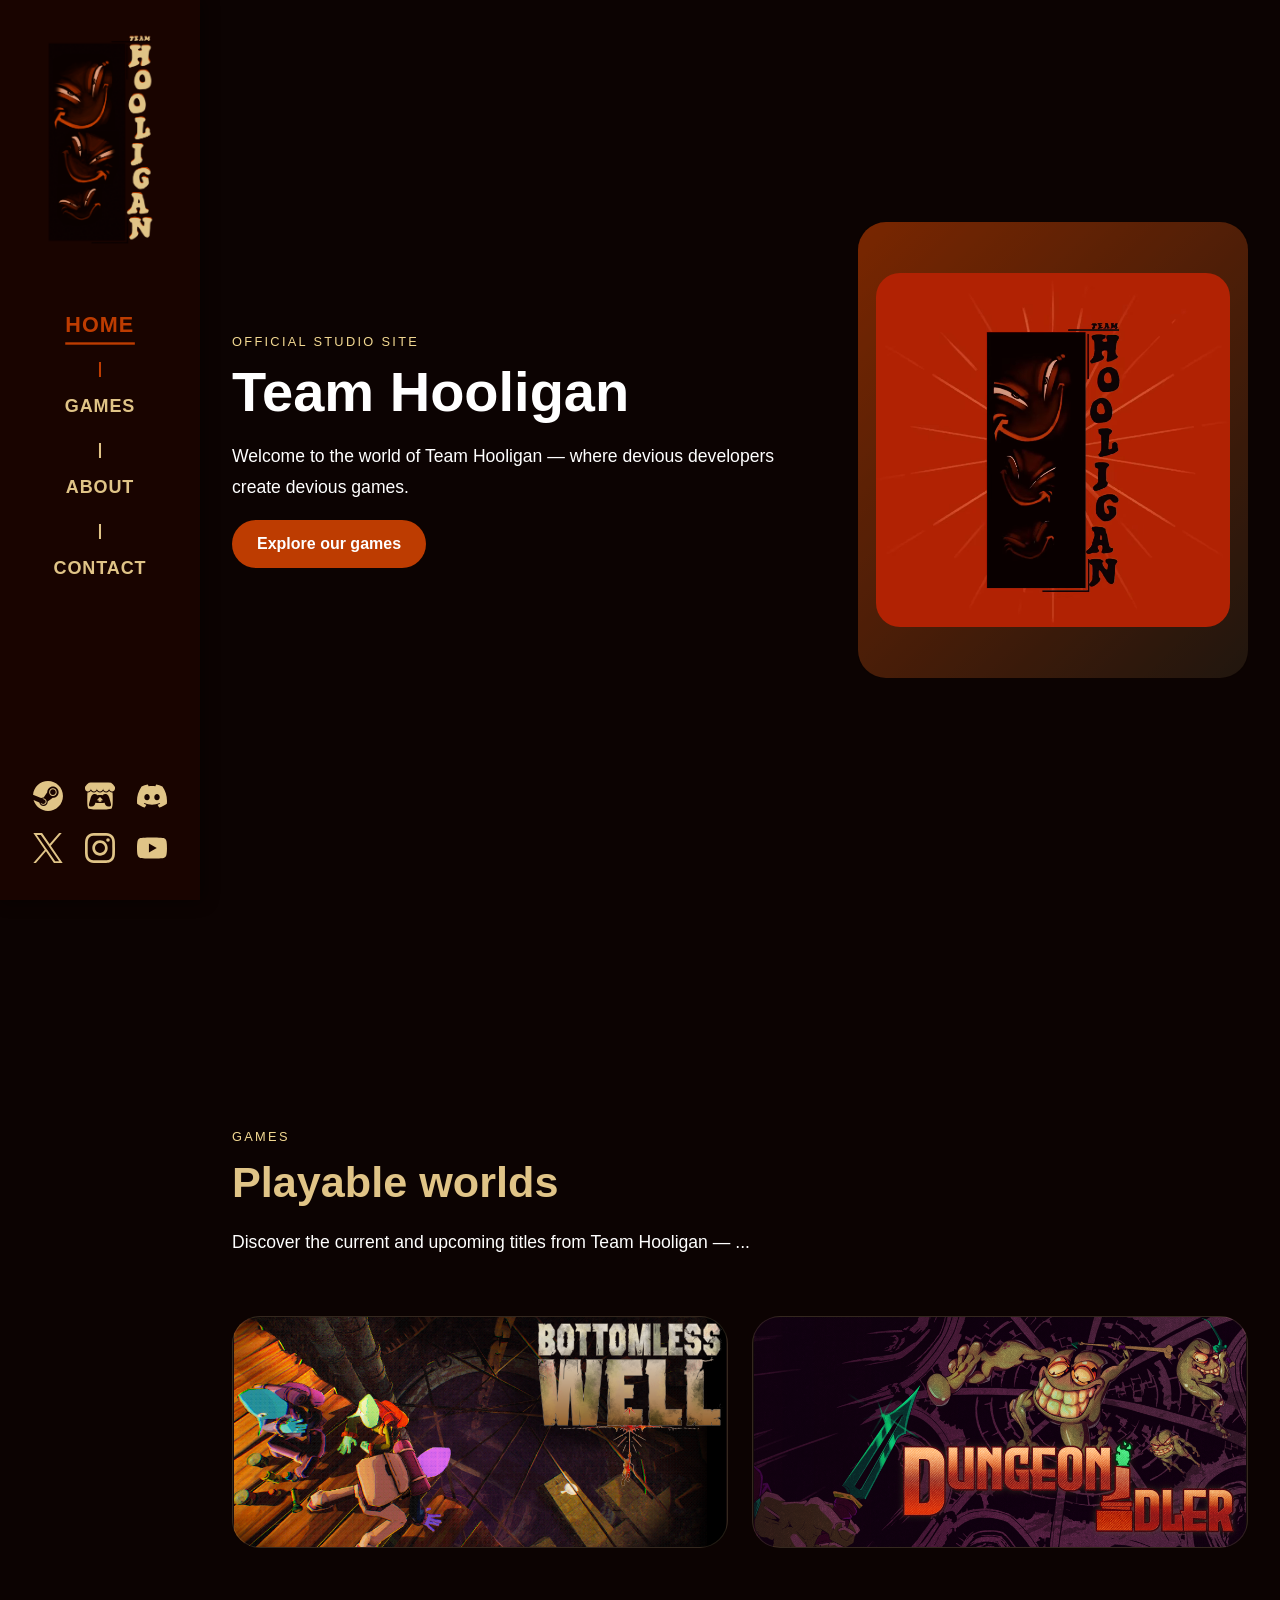
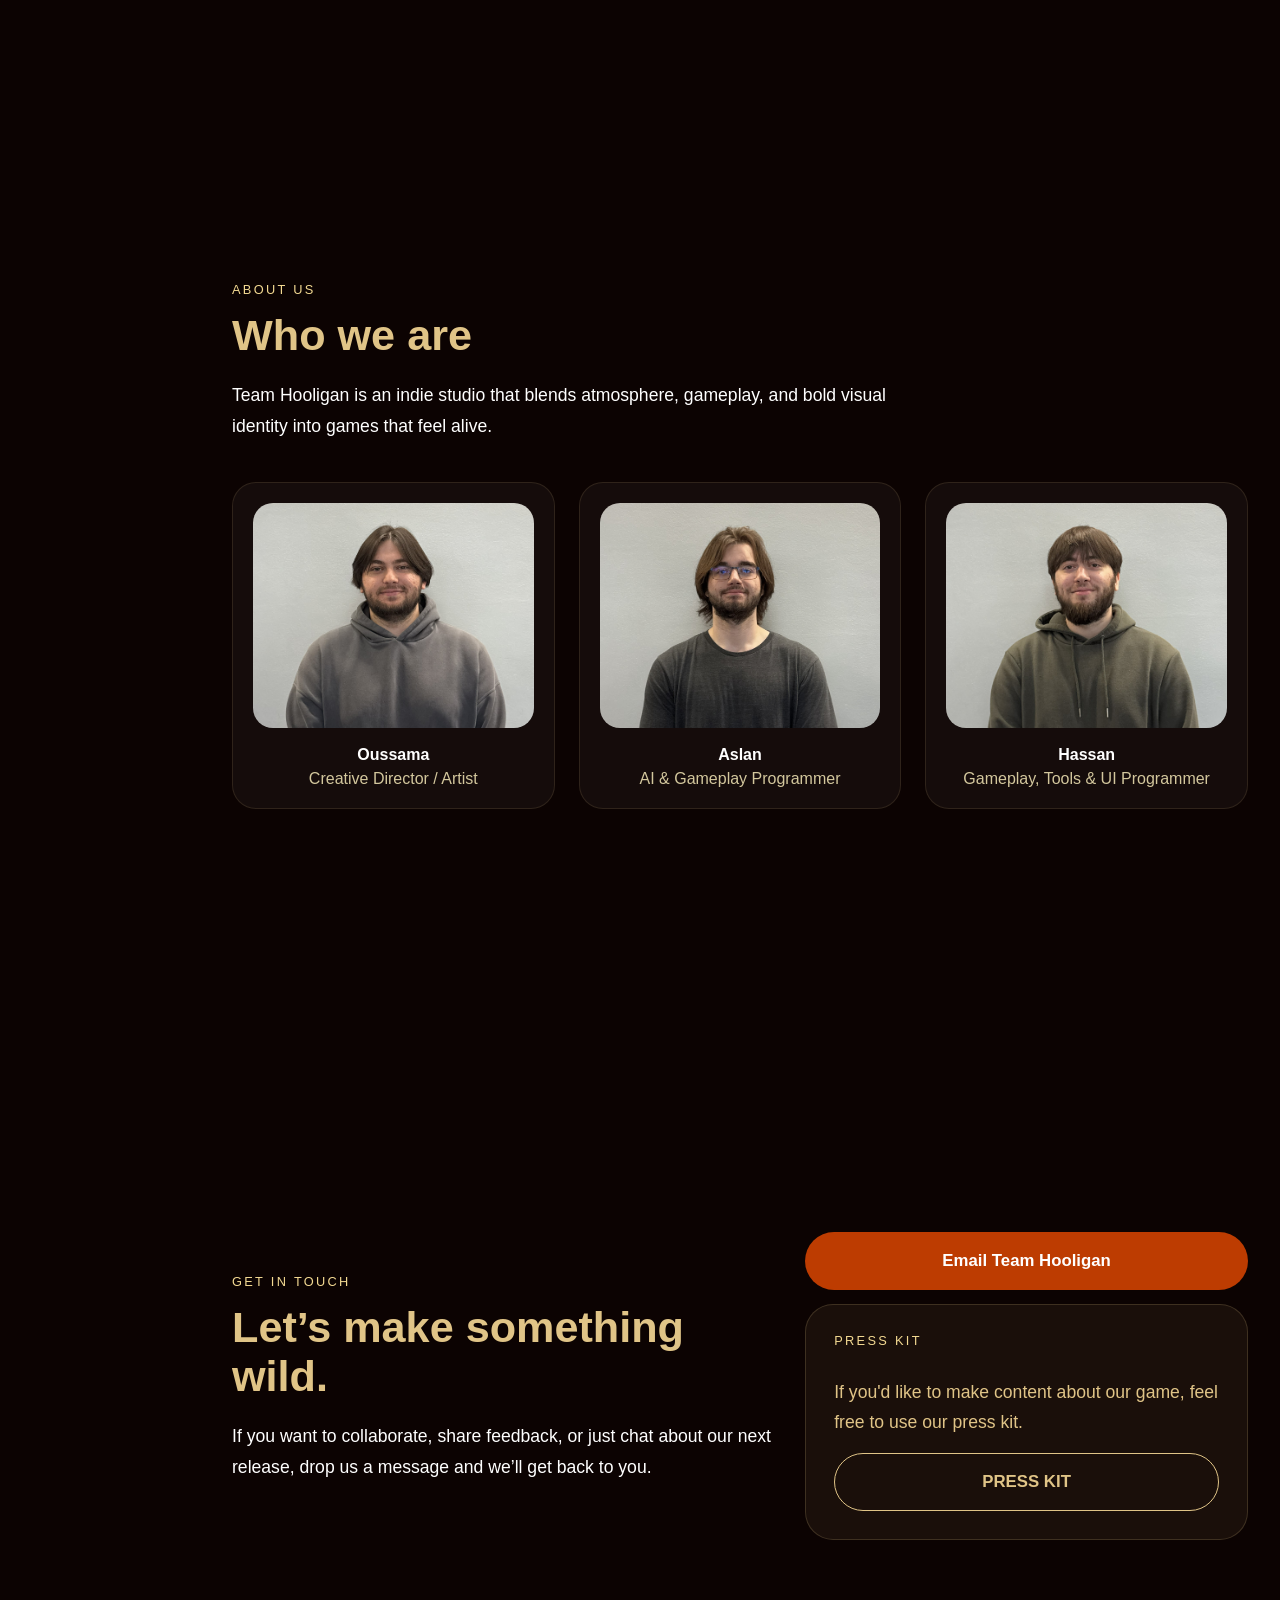
<file: index.html>
<!doctype html>
<html lang="en">
<head>
<meta charset="utf-8">
<meta name="viewport" content="width=device-width, initial-scale=1.0, viewport-fit=cover">
<meta name="description" content="Welcome to the world of Team Hooligan — where devious developers create devious games. Discover indie games like Dungeon Idler, and follow our latest releases.">
<meta name="author" content="Team Hooligan">
<meta name="robots" content="index, follow">
<meta name="application-name" content="Team Hooligan">
<link rel="canonical" href="https://teamhooligan.com/">
<link rel="manifest" href="manifest.webmanifest">
<link rel="icon" type="image/x-icon" href="favicon.ico">
<link rel="apple-touch-icon" href="Assets/Images/TeamHooligan_Logo.png">
<title>Team Hooligan | Devious Games by Devious Developers</title>

<meta property="og:type" content="website">
<meta property="og:url" content="https://teamhooligan.com/">
<meta property="og:title" content="Team Hooligan | Devious Games by Devious Developers">
<meta property="og:description" content="Welcome to the world of Team Hooligan — where devious developers create devious games. Discover indie games like Dungeon Idler, and follow our latest releases.">
<meta property="og:image" content="https://teamhooligan.com/Assets/Images/TeamHooligan_Logo.png">
<meta property="og:image:alt" content="Team Hooligan logo">
<meta property="og:site_name" content="Team Hooligan">

<meta name="twitter:card" content="summary_large_image">
<meta name="twitter:title" content="Team Hooligan | Devious Games by Devious Developers">
<meta name="twitter:description" content="Welcome to the world of Team Hooligan — where devious developers create devious games. Discover indie games like Dungeon Idler, and follow our latest releases.">
<meta name="twitter:image" content="https://teamhooligan.com/Assets/Images/TeamHooligan_Logo.png">
<meta name="twitter:image:alt" content="Team Hooligan logo">

<script type="application/ld+json">
{
	"@context": "https://schema.org",
	"@type": "Organization",
	"name": "Team Hooligan",
	"url": "https://teamhooligan.com/",
	"logo": "https://teamhooligan.com/Assets/Images/TeamHooligan_Logo.png",
	"description": "Welcome to the world of Team Hooligan — where devious developers create devious games.",
	"sameAs": [
		"https://store.steampowered.com/curator/46240586",
		"https://oussama-aouchev.itch.io/",
		"https://discord.gg/tAPgdykNFN",
		"https://x.com/TeamHooligGames",
		"https://www.instagram.com/team.hooligan.games/",
		"https://www.youtube.com/@TeamHooligan-k4e9z"
	]
}
</script>

<link rel="stylesheet" href="Assets/css/styles.css">
<link rel="stylesheet" href="Assets/css/home.css">
<script defer src="Assets/js/smooth_scroll.js"></script>
</head>

<body>
	<header class="sidebar">
		<div class="sidebar-inner">
			<div class="header-top">
				<div class="header-logo">
					<a href="#Home" class="logo-link">
						<img src="Assets/Images/TeamHooligan_Logo.png" alt="Team Hooligan Logo">
					</a>
				</div>
				<button class="menu-toggle" aria-controls="primary-nav" aria-expanded="false" aria-label="Toggle navigation">
					<span class="menu-icon" aria-hidden="true"></span>
					<span class="visually-hidden">Menu</span>
				</button>
			</div>
			<nav id="primary-nav" class="main-nav sidebar-nav" aria-label="Primary navigation" aria-hidden="true">
				<ul>
					<li><a href="#Home" class="nav-link active">Home</a></li>
					<li class="nav-separator">|</li>
					<li><a href="#Games" class="nav-link">Games</a></li>
					<li class="nav-separator">|</li>
					<li><a href="#About" class="nav-link">About</a></li>
					<li class="nav-separator">|</li>
					<li><a href="#Contact" class="nav-link">Contact</a></li>
				</ul>
			</nav>
			<div class="menu-footer">
				<div class="social-links sidebar-footer">
				<a href="https://store.steampowered.com/curator/46240586" class="social-icon" aria-label="Steam">
					<svg role="img" viewBox="0 0 24 24">
						<title>Steam</title>
						<path d="M11.979 0C5.678 0 .511 4.86.022 11.037l6.432 2.658c.545-.371 1.203-.59 1.912-.59.063 0 .125.004.188.006l2.861-4.142V8.91c0-2.495 2.028-4.524 4.524-4.524 2.494 0 4.524 2.031 4.524 4.527s-2.03 4.525-4.524 4.525h-.105l-4.076 2.911c0 .052.004.105.004.159 0 1.875-1.515 3.396-3.39 3.396-1.635 0-3.016-1.173-3.331-2.727L.436 15.27C1.862 20.307 6.486 24 11.979 24c6.627 0 11.999-5.373 11.999-12S18.605 0 11.979 0zM7.54 18.21l-1.473-.61c.262.543.714.999 1.314 1.25 1.297.539 2.793-.076 3.332-1.375.263-.63.264-1.319.005-1.949s-.75-1.121-1.377-1.383c-.624-.26-1.29-.249-1.878-.03l1.523.63c.956.4 1.409 1.5 1.009 2.455-.397.957-1.497 1.41-2.454 1.012H7.54zm11.415-9.303c0-1.662-1.353-3.015-3.015-3.015-1.665 0-3.015 1.353-3.015 3.015 0 1.665 1.35 3.015 3.015 3.015 1.663 0 3.015-1.35 3.015-3.015zm-5.273-.005c0-1.252 1.013-2.266 2.265-2.266 1.249 0 2.266 1.014 2.266 2.266 0 1.251-1.017 2.265-2.266 2.265-1.253 0-2.265-1.014-2.265-2.265z" />
					</svg>
				</a>
				<a href="https://oussama-aouchev.itch.io/" class="social-icon" aria-label="Itch.io">
					<svg role="img" viewBox="0 0 24 24">
						<title>Itch.io</title>
						<path d="M3.13 1.338C2.08 1.96.02 4.328 0 4.95v1.03c0 1.303 1.22 2.45 2.325 2.45 1.33 0 2.436-1.102 2.436-2.41 0 1.308 1.07 2.41 2.4 2.41 1.328 0 2.362-1.102 2.362-2.41 0 1.308 1.137 2.41 2.466 2.41h.024c1.33 0 2.466-1.102 2.466-2.41 0 1.308 1.034 2.41 2.363 2.41 1.33 0 2.4-1.102 2.4-2.41 0 1.308 1.106 2.41 2.435 2.41C22.78 8.43 24 7.282 24 5.98V4.95c-.02-.62-2.082-2.99-3.13-3.612-3.253-.114-5.508-.134-8.87-.133-3.362 0-7.945.053-8.87.133zm6.376 6.477a2.74 2.74 0 0 1-.468.602c-.5.49-1.19.795-1.947.795a2.786 2.786 0 0 1-1.95-.795c-.182-.178-.32-.37-.446-.59-.127.222-.303.412-.486.59a2.788 2.788 0 0 1-1.95.795c-.092 0-.187-.025-.264-.052-.107 1.113-.152 2.176-.168 2.95v.005l-.006 1.167c.02 2.334-.23 7.564 1.03 8.85 1.952.454 5.545.662 9.15.663 3.605 0 7.198-.21 9.15-.664 1.26-1.284 1.01-6.514 1.03-8.848l-.006-1.167v-.004c-.016-.775-.06-1.838-.168-2.95-.077.026-.172.052-.263.052a2.788 2.788 0 0 1-1.95-.795c-.184-.178-.36-.368-.486-.59-.127.22-.265.412-.447.59a2.786 2.786 0 0 1-1.95.794c-.76 0-1.446-.303-1.948-.793a2.74 2.74 0 0 1-.468-.602 2.738 2.738 0 0 1-.463.602 2.787 2.787 0 0 1-1.95.794h-.16a2.787 2.787 0 0 1-1.95-.793 2.738 2.738 0 0 1-.464-.602zm-2.004 2.59v.002c.795.002 1.5 0 2.373.953.687-.072 1.406-.108 2.125-.107.72 0 1.438.035 2.125.107.873-.953 1.578-.95 2.372-.953.376 0 1.876 0 2.92 2.934l1.123 4.028c.832 2.995-.266 3.068-1.636 3.07-2.03-.075-3.156-1.55-3.156-3.025-1.124.184-2.436.276-3.748.277-1.312 0-2.624-.093-3.748-.277 0 1.475-1.125 2.95-3.156 3.026-1.37-.004-2.468-.077-1.636-3.072l1.122-4.027c1.045-2.934 2.545-2.934 2.92-2.934zM12 12.714c-.002.002-2.14 1.964-2.523 2.662l1.4-.056v1.22c0 .056.56.033 1.123.007.562.026 1.124.05 1.124-.008v-1.22l1.4.055C14.138 14.677 12 12.713 12 12.713z" />
					</svg>
				</a><a href="https://discord.gg/tAPgdykNFN" class="social-icon" aria-label="Discord">
					<svg role="img" viewBox="0 0 24 24">
						<title>Discord</title>
						<path d="M20.317 4.3698a19.7913 19.7913 0 00-4.8851-1.5152.0741.0741 0 00-.0785.0371c-.211.3753-.4447.8648-.6083 1.2495-1.8447-.2762-3.68-.2762-5.4868 0-.1636-.3933-.4058-.8742-.6177-1.2495a.077.077 0 00-.0785-.037 19.7363 19.7363 0 00-4.8852 1.515.0699.0699 0 00-.0321.0277C.5334 9.0458-.319 13.5799.0992 18.0578a.0824.0824 0 00.0312.0561c2.0528 1.5076 4.0413 2.4228 5.9929 3.0294a.0777.0777 0 00.0842-.0276c.4616-.6304.8731-1.2952 1.226-1.9942a.076.076 0 00-.0416-.1057c-.6528-.2476-1.2743-.5495-1.8722-.8923a.077.077 0 01-.0076-.1277c.1258-.0943.2517-.1923.3718-.2914a.0743.0743 0 01.0776-.0105c3.9278 1.7933 8.18 1.7933 12.0614 0a.0739.0739 0 01.0785.0095c.1202.099.246.1981.3728.2924a.077.077 0 01-.0066.1276 12.2986 12.2986 0 01-1.873.8914.0766.0766 0 00-.0407.1067c.3604.698.7719 1.3628 1.225 1.9932a.076.076 0 00.0842.0286c1.961-.6067 3.9495-1.5219 6.0023-3.0294a.077.077 0 00.0313-.0552c.5004-5.177-.8382-9.6739-3.5485-13.6604a.061.061 0 00-.0312-.0286zM8.02 15.3312c-1.1825 0-2.1569-1.0857-2.1569-2.419 0-1.3332.9555-2.4189 2.157-2.4189 1.2108 0 2.1757 1.0952 2.1568 2.419 0 1.3332-.9555 2.4189-2.1569 2.4189zm7.9748 0c-1.1825 0-2.1569-1.0857-2.1569-2.419 0-1.3332.9554-2.4189 2.1569-2.4189 1.2108 0 2.1757 1.0952 2.1568 2.419 0 1.3332-.946 2.4189-2.1568 2.4189Z" />
					</svg>
				</a>
				<a href="https://x.com/TeamHooligGames" class="social-icon" aria-label="Twitter">
					<svg role="img" viewBox="0 0 24 24">
						<title>X</title>
						<path d="M14.234 10.162 22.977 0h-2.072l-7.591 8.824L7.251 0H.258l9.168 13.343L.258 24H2.33l8.016-9.318L16.749 24h6.993zm-2.837 3.299-.929-1.329L3.076 1.56h3.182l5.965 8.532.929 1.329 7.754 11.09h-3.182z" />
					</svg>
				</a>
				<a href="https://www.instagram.com/team.hooligan.games/" class="social-icon" aria-label="Instagram">
					<svg role="img" viewBox="0 0 24 24">
						<title>Instagram</title>
						<path d="M7.0301.084c-1.2768.0602-2.1487.264-2.911.5634-.7888.3075-1.4575.72-2.1228 1.3877-.6652.6677-1.075 1.3368-1.3802 2.127-.2954.7638-.4956 1.6365-.552 2.914-.0564 1.2775-.0689 1.6882-.0626 4.947.0062 3.2586.0206 3.6671.0825 4.9473.061 1.2765.264 2.1482.5635 2.9107.308.7889.72 1.4573 1.388 2.1228.6679.6655 1.3365 1.0743 2.1285 1.38.7632.295 1.6361.4961 2.9134.552 1.2773.056 1.6884.069 4.9462.0627 3.2578-.0062 3.668-.0207 4.9478-.0814 1.28-.0607 2.147-.2652 2.9098-.5633.7889-.3086 1.4578-.72 2.1228-1.3881.665-.6682 1.0745-1.3378 1.3795-2.1284.2957-.7632.4966-1.636.552-2.9124.056-1.2809.0692-1.6898.063-4.948-.0063-3.2583-.021-3.6668-.0817-4.9465-.0607-1.2797-.264-2.1487-.5633-2.9117-.3084-.7889-.72-1.4568-1.3876-2.1228C21.2982 1.33 20.628.9208 19.8378.6165 19.074.321 18.2017.1197 16.9244.0645 15.6471.0093 15.236-.005 11.977.0014 8.718.0076 8.31.0215 7.0301.0839m.1402 21.6932c-1.17-.0509-1.8053-.2453-2.2287-.408-.5606-.216-.96-.4771-1.3819-.895-.422-.4178-.6811-.8186-.9-1.378-.1644-.4234-.3624-1.058-.4171-2.228-.0595-1.2645-.072-1.6442-.079-4.848-.007-3.2037.0053-3.583.0607-4.848.05-1.169.2456-1.805.408-2.2282.216-.5613.4762-.96.895-1.3816.4188-.4217.8184-.6814 1.3783-.9003.423-.1651 1.0575-.3614 2.227-.4171 1.2655-.06 1.6447-.072 4.848-.079 3.2033-.007 3.5835.005 4.8495.0608 1.169.0508 1.8053.2445 2.228.408.5608.216.96.4754 1.3816.895.4217.4194.6816.8176.9005 1.3787.1653.4217.3617 1.056.4169 2.2263.0602 1.2655.0739 1.645.0796 4.848.0058 3.203-.0055 3.5834-.061 4.848-.051 1.17-.245 1.8055-.408 2.2294-.216.5604-.4763.96-.8954 1.3814-.419.4215-.8181.6811-1.3783.9-.4224.1649-1.0577.3617-2.2262.4174-1.2656.0595-1.6448.072-4.8493.079-3.2045.007-3.5825-.006-4.848-.0608M16.953 5.5864A1.44 1.44 0 1 0 18.39 4.144a1.44 1.44 0 0 0-1.437 1.4424M5.8385 12.012c.0067 3.4032 2.7706 6.1557 6.173 6.1493 3.4026-.0065 6.157-2.7701 6.1506-6.1733-.0065-3.4032-2.771-6.1565-6.174-6.1498-3.403.0067-6.156 2.771-6.1496 6.1738M8 12.0077a4 4 0 1 1 4.008 3.9921A3.9996 3.9996 0 0 1 8 12.0077" />
					</svg>
				</a>
				<a href="https://www.youtube.com/@TeamHooligan-k4e9z" class="social-icon" aria-label="YouTube">
					<svg role="img" viewBox="0 0 24 24">
						<title>YouTube</title>
						<path d="M23.498 6.186a3.016 3.016 0 0 0-2.122-2.136C19.505 3.545 12 3.545 12 3.545s-7.505 0-9.377.505A3.017 3.017 0 0 0 .502 6.186C0 8.07 0 12 0 12s0 3.93.502 5.814a3.016 3.016 0 0 0 2.122 2.136c1.871.505 9.376.505 9.376.505s7.505 0 9.377-.505a3.015 3.015 0 0 0 2.122-2.136C24 15.93 24 12 24 12s0-3.93-.502-5.814zM9.545 15.568V8.432L15.818 12l-6.273 3.568z" />
					</svg>
				</a>
			</div>
		</div>
	</header>
	
	<main class="content">
		<section id="Home" class="page-section hero-section">
			<div class="section-inner">
				<div class="hero-copy">
					<span class="eyebrow">Official studio site</span>
					<h1>Team Hooligan</h1>
					<p>Welcome to the world of Team Hooligan — where devious developers create devious games.</p>
					<div class="hero-cta">
						<a href="#Games" class="button button-primary">Explore our games</a>
					</div>
				</div>
				<div class="hero-media">
					<video autoplay muted playsinline loop>
						<source src="Assets/Videos/TeamHooligan_Logo_Animated.webm" type="video/webm">
						Your browser does not support the video tag.
					</video>
				</div>
			</div>
		</section>

		<section id="Games" class="page-section games-section">
			<div class="section-header">
				<div>
					<span class="eyebrow">Games</span>
					<h2>Playable worlds</h2>
					<p>Discover the current and upcoming titles from Team Hooligan — ...</p>
				</div>
			</div>
			<div class="game-grid">
				<article class="game-card featured" tabindex="0" style="background-image: url('Assets/Images/BottomlessWell/BottomlessWell_Header.png');">
					<!-- <div class="card-label">Featured</div> -->
					<h3>Bottomless Well</h3>
					<p>Coming soon!</p>
				</article>
				<a class="game-card featured" href="Assets/GamePages/dungeon-idler.html" style="background-image: url('Assets/Images/DungeonIdler/Header_Capsule.png');" aria-label="Learn more about Dungeon Idler">
					<h3>Dungeon Idler</h3>
					<p>Fight your way through the endless corridors of Dungeon Idler, an idle roguelite dungeon crawler where death is just another step to power! Collect gear, exploit enemy weaknesses, and upgrade your skills to push further with every run.</p>
				</a>
				<!-- <article class="game-card" tabindex="0" style="background-image: url('');">
					<h3>Placeholder</h3>
					<p>Placeholder game description.</p>
				</article> -->
			</div>
		</section>

		<section id="About" class="page-section about-section">
			<div class="section-inner">
				<div class="about-intro">
					<span class="eyebrow">About us</span>
					<h2>Who we are</h2>
					<p>Team Hooligan is an indie studio that blends atmosphere, gameplay, and bold visual identity into games that feel alive.</p>
				</div>
				<div class="team-grid">
					<article class="team-card">
						<div class="portrait">
							<img src="Assets/Images/Oussama.jpg" alt="Oussama">
						</div>
						<div class="team-meta">
							<strong>Oussama</strong>
							<span>Creative Director / Artist</span>
						</div>
					</article>
					<article class="team-card">
						<div class="portrait">
							<img src="Assets/Images/Aslan.jpg" alt="Aslan">
						</div>
						<div class="team-meta">
							<strong>Aslan</strong>
							<span>AI & Gameplay Programmer</span>
						</div>
					</article>
					<article class="team-card">
						<div class="portrait">
							<img src="Assets/Images/Hassan.jpg" alt="Hassan">
						</div>
						<div class="team-meta">
							<strong>Hassan</strong>
							<span>Gameplay, Tools & UI Programmer</span>
						</div>
					</article>
				</div>
			</div>
		</section>

		<section id="Contact" class="page-section contact-section">
			<div class="contact-layout">
				<div class="contact-copy">
					<span class="eyebrow">Get in touch</span>
					<h2>Let’s make something wild.</h2>
					<p>If you want to collaborate, share feedback, or just chat about our next release, drop us a message and we’ll get back to you.</p>
				</div>
				<div class="contact-right">
					<div class="contact-actions">
						<a class="button button-primary button-large" href="mailto:team.hoolig@gmail.com">Email Team Hooligan</a>
						<!-- <div class="contact-social">
							<a href="https://discord.gg/tAPgdykNFN" class="social-button">Discord</a>
							<a href="https://x.com/TeamHooligGames" class="social-button">Twitter</a>
							<a href="https://www.instagram.com/team.hooligan.games/" class="social-button">Instagram</a>
						</div> -->
					</div>
					<div class="press-kit-panel">
						<span class="eyebrow">Press kit</span>
						<p>If you'd like to make content about our game, feel free to use our press kit.</p>
						<a class="button button-secondary button-large" href="https://drive.google.com/drive/folders/1BQJt-YidvL3darBLYk5bnq2-f6v4CtN7?usp=sharing" target="_blank" rel="noopener">PRESS KIT</a>
					</div>
				</div>
			</div>
		</section>
	</main>
</body>
</html>
</file>
<file: Assets/css/styles.css>
/* CSS Document */
:root {
    /* Colors */
    --bg-color: #0c0302;
    --text-color: #ffffff;
    --sidebar-bg: #190400;
    --accent: #e0c487;
    --accent-2: #bd3c01;
    --eyebrow-color: #f3d992;
    --label-color: #f7e5c0;
    --muted-text: #f6f1e7;
    --video-bg: #000;
    
    /* Overlays / shadows */
    --overlay: rgba(12, 3, 2, 0.35);
    --shadow: 2px 0 16px rgba(0, 0, 0, 0.45);

    --card-bg: rgba(255,255,255,0.04);
    --card-border-color: rgba(224,196,135,0.15);
    --card-border-weak-color: rgba(224,196,135,0.12);
    --card-overlay-gradient: linear-gradient(135deg, rgba(12, 3, 2, 0.88) 0%, rgba(12, 3, 2, 0.55) 55%, rgba(12, 3, 2, 0.75) 100%);

    /* Hero */
    --hero-bg-gradient: linear-gradient(135deg, rgba(189,60,1,0.95), rgba(224,196,135,0.15));

    /* Buttons / UI */
    --pill-radius: 999px;
    --button-text-color: #ffffff;
    --button-bg: rgba(255,255,255,0.04);
    --button-secondary-hover-bg: rgba(224,196,135,0.12);

    /* Layout & sizing */
    --sidebar-width: 200px;
    --logo-max-height: 220px;
    --icon-size: 40px;

    /* Typography */
    --font-family: Arial, Helvetica, sans-serif;
    --base-font-size: 1.1rem;
    --h1-size: 3.5rem;
    --h2-size: 2.7rem;
    --h1-mobile-size: 2.8rem;
}

html {
    scroll-behavior: smooth;
}

body {
    background-color: var(--bg-color);
    color: var(--text-color);
    font-family: var(--font-family);
    margin: 0;
    padding: 0;
    overflow-x: hidden;
}

header {
    position: fixed;
    top: 0;
    left: 0;
    bottom: 0;
    width: var(--sidebar-width);
    background-color: var(--sidebar-bg);
    box-shadow: var(--shadow);
    z-index: 1000;
}

.sidebar-inner {
    position: relative;
    display: flex;
    flex-direction: column;
    height: 100%;
    box-sizing: border-box;
    padding: 32px 20px;
    gap: 24px;
}

.header-top {
    display: flex;
    justify-content: center;
    align-items: center;
    gap: 16px;
}

.header-logo {
    display: flex;
    justify-content: center;
    flex: 0 0 auto;

    img {
        max-height: var(--logo-max-height);
        width: auto;
        display: block;
    }
}

.menu-toggle {
    display: none;
    align-items: center;
    justify-content: center;
    width: 48px;
    height: 48px;
    border: none;
    background: transparent;
    color: var(--accent);
    cursor: pointer;
    padding: 0;
}

.menu-icon {
    position: relative;
    width: 24px;
    height: 2px;
    background: currentColor;
    display: inline-block;
}

.menu-icon::before,
.menu-icon::after {
    content: "";
    position: absolute;
    left: 0;
    width: 24px;
    height: 2px;
    background: currentColor;
    transition: transform 0.2s ease;
}

.menu-icon::before {
    top: -8px;
}

.menu-icon::after {
    top: 8px;
}

.menu-toggle[aria-expanded="true"] .menu-icon {
    background-color: transparent;
}

.menu-toggle[aria-expanded="true"] .menu-icon::before {
    transform: translateY(8px) rotate(45deg);
}

.menu-toggle[aria-expanded="true"] .menu-icon::after {
    transform: translateY(-8px) rotate(-45deg);
}

.visually-hidden {
    position: absolute;
    width: 1px;
    height: 1px;
    padding: 0;
    overflow: hidden;
    clip: rect(0 0 0 0);
    white-space: nowrap;
    border: 0;
}

.main-nav {
    position: absolute;
    top: 50%;
    left: 20px;
    right: 20px;
    transform: translateY(-50%);
    display: flex;
    align-items: center;
    justify-content: center;
}

.sidebar-nav {
    ul {
        display: flex;
        flex-direction: column;
        list-style: none;
        margin: 0;
        padding: 0;
        gap: 18px;
    }

    li {
        color: var(--accent);
        text-transform: uppercase;
        font-weight: bold;
        display: flex;
        justify-content: center;
        align-items: center;
    }

    a {
        color: var(--accent);
        text-decoration: none;
        font-size: 18px;
        letter-spacing: 0.05em;
        transition: color 0.2s ease, transform 0.2s ease, border-bottom 0.3s ease;
        position: relative;
        padding-bottom: 4px;
        border-bottom: 2px solid transparent;
    }

    a:hover {
        color: var(--accent-2);
        transform: scale(1.2);
    }

    a.active {
        color: var(--accent-2);
        border-bottom: 2px solid var(--accent-2);
        transform: scale(1.2);
    }
}

.nav-separator {
    color: var(--accent);
    transition: color 0.3s ease;
}

.nav-separator.separator-active {
    color: var(--accent-2);
}

.social-links {
    position: absolute;
    bottom: 32px;
    left: 50%;
    transform: translateX(-50%);
    display: grid;
    grid-template-columns: repeat(3, 40px);
    gap: 12px;
    justify-content: center;
    align-items: center;
    width: fit-content;
    max-width: calc(100% - 32px);
    padding: 0 16px;
    box-sizing: border-box;
}

.social-icon {
    width: 40px;
    height: 40px;
    display: inline-flex;
    align-items: center;
    justify-content: center;
    color: var(--accent);
    text-decoration: none;
    transition: color 0.2s ease, transform 0.2s ease;

    svg {
        width: 30px;
        height: 30px;
        display: block;
        fill: currentColor;
    }
}

.social-icon:hover,
.social-icon:focus {
    color: var(--accent-2);
    transform: translateY(-2px);
}

.content {
    margin-left: var(--sidebar-width);
    min-height: 100vh;
    box-sizing: border-box;
    padding: 0px 32px;
}

.page-section {
    min-height: 75dvh;
    display: flex;
    flex-direction: column;
    justify-content: center;
    align-items: flex-start;
    margin-bottom: 0;
    position: relative;
    padding: 0 0 40px;
}

.page-section:not(.games-section) {
    max-height: 100dvh;
    overflow: hidden;
}

.page-section .section-inner,
.page-section .contact-layout {
    width: 100%;
    max-width: 1200px;
    margin: 0 auto;
}

.page-section h1,
.page-section h2 {
    margin: 0 0 20px 0;
}

.page-section h1 {
    font-size: var(--h1-size);
    line-height: 1.03;
}

.page-section h2 {
    font-size: var(--h2-size);
    color: var(--accent);
}

.page-section p {
    font-size: var(--base-font-size);
    line-height: 1.75;
    max-width: 760px;
}

.eyebrow {
    display: inline-block;
    text-transform: uppercase;
    letter-spacing: 0.18em;
    color: var(--eyebrow-color);
    font-size: 0.8rem;
    margin-bottom: 14px;
}

.button {
    display: inline-flex;
    align-items: center;
    justify-content: center;
    padding: 14px 24px;
    border-radius: var(--pill-radius);
    border: 1px solid transparent;
    font-weight: bold;
    text-decoration: none;
    transition: transform 0.2s ease, background-color 0.2s ease, border-color 0.2s ease;
}

.button:hover,
.button:focus-visible {
    transform: translateY(-1px);
}

.button-primary {
    background-color: var(--accent-2);
    color: var(--button-text-color);
}

.button-large {
    padding: 18px 28px;
    font-size: 1.05rem;
}

.hero-section {
    overflow: hidden;
}

.hero-section .section-inner {
    display: grid;
    grid-template-columns: 1.2fr 0.8fr;
    gap: 40px;
    align-items: center;
    height: 100vh;
}

.hero-copy {
    max-width: 600px;
}

.hero-media {
    position: relative;
    min-height: 420px;
    border-radius: 28px;
    background: var(--hero-bg-gradient);
    display: flex;
    align-items: center;
    justify-content: center;
    color: rgba(255,255,255,0.95);
    font-size: 1rem;
    font-weight: bold;
    text-transform: uppercase;
    letter-spacing: 0.14em;
    padding: 18px;
}

.hero-media::before {
    content: "";
    position: absolute;
    inset: 0;
    background: var(--overlay);
    border-radius: 24px;
}

.hero-media video {
    position: relative;
    border-radius: 24px;
    width: auto;
    height: auto;
    max-width: 100%;
    max-height: 100%;
    object-fit: contain;
    z-index: 1;
}

.hero-media iframe {
    width: 100%;
    height: 100%;
    border: 0;
    border-radius: 28px;
}

.game-card {
    background-color: var(--card-bg);
    background-size: contain;
    background-position: center;
    background-repeat: no-repeat;
    border: 1px solid var(--card-border-color);
    border-radius: 28px;
    padding: 28px;
    display: flex;
    flex-direction: column;
    justify-content: space-between;
    min-height: 280px;
    position: relative;
    overflow: hidden;
    isolation: isolate;
}

.game-card[href] {
    color: inherit;
    text-decoration: none;
}

.game-card[href]:hover {
    border-color: var(--accent);
}

.game-card:focus-visible {
    outline: 3px solid var(--accent);
    outline-offset: 4px;
}

.game-card::before {
    content: "";
    position: absolute;
    inset: 0;
    background: var(--card-overlay-gradient);
    opacity: 0;
    z-index: 0;
    pointer-events: none;
    transition: opacity 0.2s ease;
}

.game-card > * {
    position: relative;
    z-index: 1;
}

.game-card.featured {
    grid-column: span 2;
    box-sizing: border-box;
    aspect-ratio: 460 / 215;
    min-height: 0;
}

.game-card h3,
.game-card p {
    opacity: 0;
    transition: opacity 0.24s ease, transform 0.32s cubic-bezier(0.2, 0.8, 0.2, 1);
}

.game-card h3 {
    transform: translateY(-12px) scale(0.99);
    transition-duration: 0.2s, 0.32s, 0s;
}

.game-card p {
    transform: translateY(18px) scale(0.97);
    transition-delay: 0.1s;
}

.game-card:hover::before,
.game-card:focus-within::before,
.game-card:focus-visible::before {
    opacity: 1;
}

.game-card:hover h3,
.game-card:hover p,
.game-card:focus-within h3,
.game-card:focus-within p,
.game-card:focus-visible h3,
.game-card:focus-visible p {
    opacity: 1;
    transform: translateY(0);
}

.game-card:hover h3,
.game-card:focus-within h3,
.game-card:focus-visible h3 {
    transition-delay: 0s;
}

.game-card .card-label {
    display: inline-flex;
    margin-bottom: 18px;
    color: var(--label-color);
    text-transform: uppercase;
    letter-spacing: 0.18em;
    font-size: 0.75rem;
}

.game-card h3 {
    margin: 0 0 12px 0;
    font-size: 1.8rem;
}

.game-card p {
    margin: 0;
    line-height: 1.7;
    color: var(--muted-text);
}

.about-section {
    padding-top: 72px;
    padding-bottom: 72px;
}

.about-intro {
    max-width: 680px;
    margin-bottom: 40px;
}

.button-secondary {
    background: transparent;
    color: var(--accent);
    border: 1px solid #e0c487;
}

.button-secondary:hover,
.button-secondary:focus-visible {
    background: var(--button-secondary-hover-bg);
    transform: translateY(-1px);
}

@media (max-width: 640px) {
    .sidebar-inner {
        padding: 16px 18px;
    }

    .page-section h2 {
        font-size: 2rem;
    }
    .social-links {
        grid-template-columns: repeat(3, 40px);
    }

    .game-card.featured {
        padding: 10px;
    }

    .game-card.featured h3 {
        font-size: 1.2rem;
        margin-bottom: 4px;
    }

    .game-card.featured p {
        font-size: 0.8rem;
        line-height: 1.3;
    }
}

@media (max-width: 900px) {
    .page-section:not(.games-section) {
        max-height: none;
        overflow: visible;
    }

    header {
        position: static;
        width: 100%;
        height: auto;
    }

    .sidebar-inner {
        flex-direction: column;
        align-items: stretch;
        justify-content: flex-start;
        padding: 16px 20px;
        gap: 16px;
    }

    .header-top {
        width: 100%;
        display: flex;
        align-items: center;
        justify-content: space-between;
        gap: 16px;
    }

    .header-logo img {
        max-height: 64px;
        max-width: min(60vw, 240px);
    }

    .menu-toggle {
        display: inline-flex;
    }

    .main-nav {
        position: static;
        transform: none;
        flex: unset;
        display: none;
        width: 100%;
    }

    .sidebar-inner.menu-open .main-nav {
        display: block;
    }

    .main-nav .sidebar-nav ul {
        flex-direction: column;
        gap: 12px;
        padding: 16px 0 0;
        border-top: 1px solid rgba(224, 196, 135, 0.15);
    }

    .sidebar-nav li {
        justify-content: center;
        text-align: center;
    }

    .sidebar-nav a {
        display: block;
        width: 100%;
        padding: 12px 14px;
        text-align: center;
    }

    .nav-separator {
        display: none;
    }

    .social-links {
        position: static;
        transform: none;
        display: none;
        width: 100%;
        margin-top: 12px;
        padding-top: 12px;
        border-top: 1px solid rgba(224, 196, 135, 0.15);
        justify-content: center;
    }

    .sidebar-inner.menu-open .social-links {
        display: grid;
        grid-template-columns: repeat(4, 40px);
        gap: 12px;
    }

    .content {
        margin-left: 0;
    }

    .hero-section .section-inner {
        gap: 24px;
        padding-top: 40px;
        padding-bottom: 40px;
        box-sizing: border-box;
        height: auto;
        min-height: calc(100vh - 140px);
    }

    .hero-media {
        min-height: 320px;
    }

    .game-card.featured {
        grid-column: span 1;
    }
}

@media (hover: none) and (pointer: coarse) {
    .game-card:hover:not(:focus-visible)::before {
        opacity: 0;
    }

    .game-card:hover:not(:focus-visible) h3 {
        opacity: 0;
        transform: translateY(-12px) scale(0.99);
    }

    .game-card:hover:not(:focus-visible) p {
        opacity: 0;
        transform: translateY(18px) scale(0.97);
    }
}

@media (max-width: 640px) {
    .sidebar-inner {
        flex-direction: column;
        align-items: stretch;
    }

    .main-nav .sidebar-nav ul {
        gap: 10px;
    }

    .social-links {
        justify-content: center;
        grid-template-columns: repeat(3, 40px);
    }

    .hero-section .section-inner {
        padding-top: 28px;
    }

    .hero-media {
        min-height: 220px;
    }

    .hero-copy h1 {
        font-size: var(--h1-mobile-size);
    }
}

.screenshot-grid {
    display: grid;
    grid-template-columns: repeat(3, minmax(220px, 1fr));
    gap: 24px;
    margin-top: 24px;
}

.screenshot-card {
    background: rgba(255, 255, 255, 0.04);
    border: 1px solid rgba(224, 196, 135, 0.12);
    border-radius: 24px;
    overflow: hidden;
    min-height: 220px;
}

.screenshot-card img {
    width: 100%;
    height: 100%;
    object-fit: cover;
    display: block;
}

.video-embed {
    position: relative;
    width: 100%;
    min-height: 320px;
    border-radius: 28px;
    overflow: hidden;
    background: #000;
}

.video-embed iframe {
    position: absolute;
    inset: 0;
    width: 100%;
    height: 100%;
}

@media (max-width: 900px) {
    .screenshot-grid {
        grid-template-columns: 1fr;
    }
}

@media (prefers-reduced-motion: reduce) {
    html {
        scroll-behavior: auto;
    }

    *,
    *::before,
    *::after {
        scroll-behavior: auto !important;
        animation-duration: 0.01ms !important;
        animation-iteration-count: 1 !important;
        transition-duration: 0.01ms !important;
    }

    .game-card h3,
    .game-card p {
        transition-delay: 0s !important;
    }

}
</file>
<file: Assets/css/home.css>
.games-section {
    padding-top: 60px;
    padding-bottom: 60px;
    align-items: flex-start;
    max-height: none;
}

.games-section .section-header {
    margin-bottom: 40px;
}

.game-grid {
    display: grid;
    grid-template-columns: repeat(4, minmax(220px, 1fr));
    gap: 24px;
    width: 100%;
}

.team-grid {
    display: grid;
    grid-template-columns: repeat(3, minmax(180px, 1fr));
    gap: 24px;
}

.team-card {
    background: rgba(255,255,255,0.04);
    border: 1px solid var(--card-border-weak-color);
    border-radius: 24px;
    padding: 20px;
    display: grid;
    gap: 18px;
    text-align: center;
}

.team-card .portrait {
    min-height: 220px;
    border-radius: 20px;
    background: linear-gradient(180deg, rgba(189,60,1,0.3), rgba(224,196,135,0.08));
    display: flex;
    align-items: center;
    justify-content: center;
    overflow: hidden;
}

.team-card .portrait img {
    width: 100%;
    height: 100%;
    object-fit: cover;
    display: block;
}

.team-meta strong {
    display: block;
    margin-bottom: 6px;
}

.team-meta span {
    display: block;
    color: #d3c79d;
}

.contact-section {
    padding-top: 72px;
    padding-bottom: 72px;
}

.contact-layout {
    display: grid;
    grid-template-columns: 1.1fr 0.9fr;
    gap: 32px;
    align-items: center;
    min-height: 80dvh;
}

.contact-copy {
    max-width: 580px;
}

.contact-right {
    display: grid;
    gap: 14px;
    align-content: center;
    justify-content: stretch;
}

.contact-actions {
    display: grid;
    gap: 14px;
    align-items: start;
}

.press-kit-panel {
    background: rgba(223, 194, 130, 0.068);
    border: 1px solid rgba(224,196,135,0.18);
    border-radius: 28px;
    padding: 28px;
    display: grid;
    gap: 16px;
}

.press-kit-panel p {
    margin: 0;
    color: var(--accent);
    line-height: 1.7;
}

.contact-social {
    display: flex;
    flex-wrap: wrap;
    gap: 12px;
}

.social-button {
    display: inline-flex;
    align-items: center;
    justify-content: center;
    padding: 12px 18px;
    border-radius: 999px;
    border: 1px solid rgba(224,196,135,0.2);
    color: #fff;
    text-decoration: none;
    background: var(--button-bg);
    transition: background-color 0.2s ease, transform 0.2s ease;
}

.social-button:hover,
.social-button:focus-visible {
    background: rgba(189,60,1,0.14);
    transform: translateY(-1px);
}

@media (max-width: 900px) {
    .hero-section .section-inner,
    .contact-layout,
    .game-grid,
    .team-grid {
        grid-template-columns: 1fr;
    }

    .contact-layout {
        min-height: auto;
    }
}

@media (max-width: 640px) {
    .game-grid,
    .team-grid {
        gap: 18px;
    }
}
</file>
